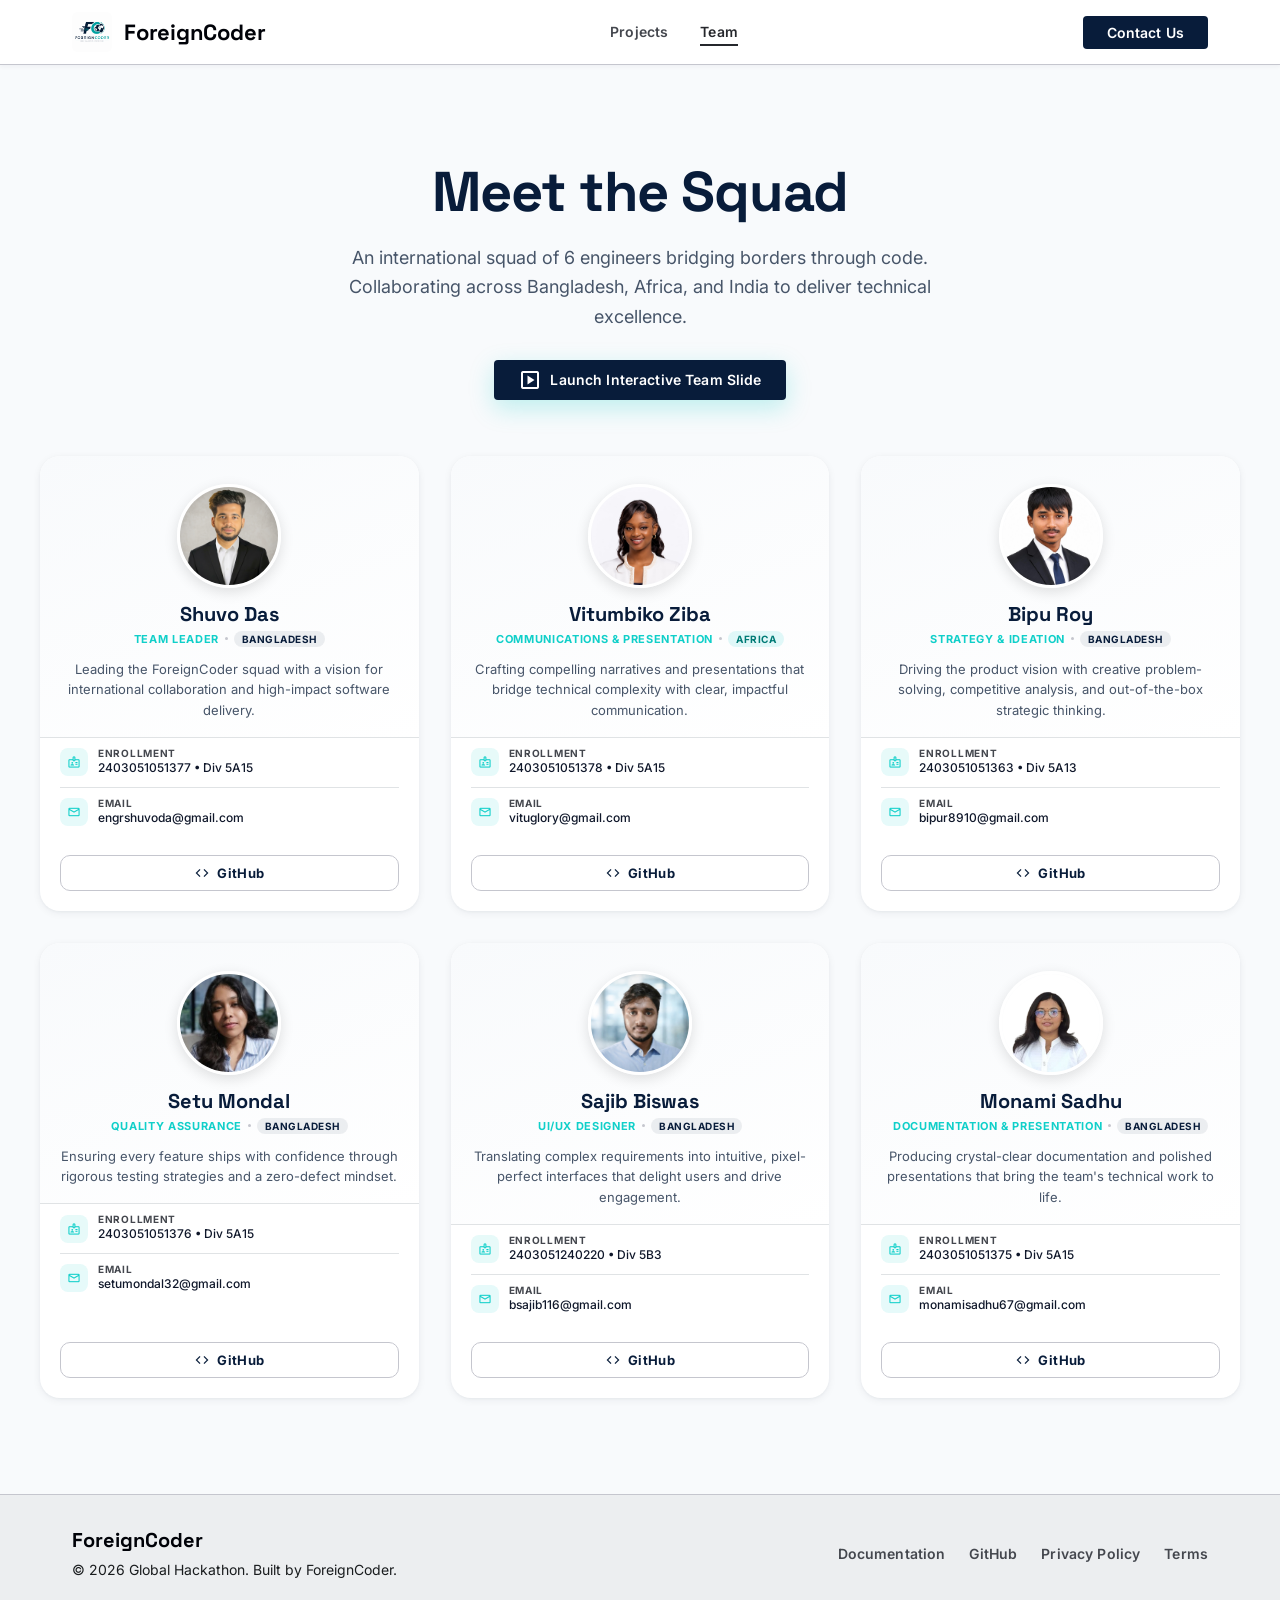
<file: index.html>
<!DOCTYPE html>
<html lang="en">
<head>
  <meta charset="utf-8"/>
  <meta content="width=device-width, initial-scale=1.0" name="viewport"/>
  <title>ForeignCoder - Team</title>
  <meta name="description" content="An international squad of 6 engineers bridging borders through code. Collaborating across Bangladesh, Africa, and India to deliver technical excellence."/>

  <!-- Favicon -->
  <link rel="icon" type="image/png" href="./img/logo/foreigncoder-logo.png"/>

  <!-- Google Fonts -->
  <link rel="preconnect" href="https://fonts.googleapis.com"/>
  <link rel="preconnect" href="https://fonts.gstatic.com" crossorigin/>
  <link href="https://fonts.googleapis.com/css2?family=Space+Grotesk:wght@600;700&family=Inter:wght@400;500;600&display=swap" rel="stylesheet"/>
  <link href="https://fonts.googleapis.com/css2?family=Material+Symbols+Outlined:wght,FILL@100..700,0..1&display=swap" rel="stylesheet"/>

  <style>
    /* =============================================
       RESET & BASE
    ============================================= */
    *, *::before, *::after { box-sizing: border-box; margin: 0; padding: 0; }
    html { scroll-behavior: smooth; }
    body {
      font-family: 'Inter', sans-serif;
      background-color: #f8fafc;
      color: #191c1e;
      min-height: 100vh;
      display: flex;
      flex-direction: column;
      -webkit-font-smoothing: antialiased;
    }
    img  { display: block; max-width: 100%; }
    a    { text-decoration: none; color: inherit; }
    button { cursor: pointer; border: none; font-family: inherit; }
    main { flex: 1; }

    /* =============================================
       CSS VARIABLES
    ============================================= */
    :root {
      --primary:              #000208;
      --primary-container:    #081c3a;
      --on-primary-container: #7485a8;
      --secondary:            #465e8e;
      --accent:               #10CFC9;
      --surface:              #ffffff;
      --surface-alt:          #f1f5f9;
      --surface-container:    #eceef0;
      --surface-high:         #e6e8ea;
      --surface-highest:      #e0e3e5;
      --on-surface:           #191c1e;
      --on-surface-var:       #44474e;
      --outline:              #75777e;
      --outline-var:          #c5c6ce;
      --text-main:            #0F172A;
      --text-muted:           #475569;
      --shadow-card:          0 4px 6px -1px rgba(8,28,58,0.05), 0 2px 4px -2px rgba(8,28,58,0.05);
      --shadow-card-hover:    0 12px 24px -4px rgba(8,28,58,0.12), 0 4px 8px -2px rgba(8,28,58,0.08);
    }

    /* =============================================
       TOPBAR
    ============================================= */
    .topbar {
      position: sticky;
      top: 0;
      z-index: 50;
      background: var(--surface);
      border-bottom: 1px solid var(--outline-var);
      box-shadow: 0 2px 4px rgba(8,28,58,0.04);
      width: 100%;
    }
    .topbar__inner {
      display: flex;
      align-items: center;
      justify-content: space-between;
      width: 100%;
      max-width: 1200px;
      margin: 0 auto;
      padding: 0 16px;
      height: 64px;
    }
    @media (min-width: 480px)  { .topbar__inner { padding: 0 20px; } }
    @media (min-width: 768px)  { .topbar__inner { padding: 0 24px; } }
    @media (min-width: 1200px) { .topbar__inner { padding: 0 32px; } }

    /* Brand */
    .topbar__brand {
      display: flex;
      align-items: center;
      gap: 12px;
    }
    .topbar__logo-img {
      height: 36px;
      width: auto;
      border-radius: 6px;
    }
    @media (min-width: 480px) { .topbar__logo-img { height: 40px; } }
    .topbar__name {
      font-family: 'Space Grotesk', sans-serif;
      font-size: 18px;
      font-weight: 700;
      color: var(--primary);
      letter-spacing: -0.01em;
    }
    @media (min-width: 480px) { .topbar__name { font-size: 22px; } }

    /* Desktop nav */
    .topbar__nav {
      display: none;
      gap: 32px;
    }
    .nav-link {
      font-size: 14px;
      font-weight: 600;
      letter-spacing: 0.01em;
      color: var(--on-surface-var);
      transition: color 200ms ease;
      padding: 4px 0;
    }
    .nav-link:hover { color: var(--primary-container); }
    .nav-link--active {
      color: var(--primary);
      border-bottom: 2px solid var(--primary);
      padding-bottom: 4px;
      opacity: 0.85;
    }

    /* CTA button */
    .btn-contact {
      background-color: var(--primary-container);
      color: #ffffff;
      font-size: 14px;
      font-weight: 600;
      letter-spacing: 0.01em;
      padding: 8px 24px;
      border-radius: 4px;
      transition: background-color 200ms ease, transform 150ms ease;
      display: none;
    }
    .btn-contact:hover  { background-color: #081C3A; }
    .btn-contact:active { transform: scale(0.97); }

    /* Mobile menu toggle */
    .topbar__menu-btn {
      display: flex;
      align-items: center;
      justify-content: center;
      background: transparent;
      color: var(--primary);
      padding: 8px;
      border-radius: 6px;
    }
    .topbar__menu-btn .material-symbols-outlined { font-size: 28px; }

    @media (min-width: 768px) {
      .topbar__nav      { display: flex; }
      .btn-contact      { display: block; }
      .topbar__menu-btn { display: none; }
    }

    /* =============================================
       MOBILE MENU OVERLAY
    ============================================= */
    .mobile-menu {
      position: fixed;
      inset: 0;
      background: var(--surface);
      z-index: 40;
      display: none;
      flex-direction: column;
      padding: 80px 24px 32px;
    }
    .mobile-menu.is-open { display: flex; }
    .mobile-menu__nav {
      display: flex;
      flex-direction: column;
      gap: 4px;
      margin-top: 16px;
    }
    .mobile-nav-link {
      display: flex;
      justify-content: space-between;
      align-items: center;
      font-family: 'Space Grotesk', sans-serif;
      font-size: 22px;
      font-weight: 600;
      color: var(--on-surface-var);
      padding: 14px 0;
      border-bottom: 1px solid var(--outline-var);
      transition: color 200ms ease;
    }
    .mobile-nav-link:hover    { color: var(--primary-container); }
    .mobile-nav-link.active   {
      color: var(--primary);
      border-bottom-color: var(--primary);
      border-bottom-width: 2px;
    }
    .mobile-menu__footer { margin-top: auto; padding-bottom: 16px; }
    .btn-contact-mobile {
      width: 100%;
      background-color: var(--primary-container);
      color: #ffffff;
      font-size: 16px;
      font-weight: 600;
      padding: 14px 24px;
      border-radius: 4px;
      transition: background-color 200ms ease;
    }
    .btn-contact-mobile:hover { background-color: #081C3A; }

    /* =============================================
       HERO / INTRO
    ============================================= */
    .team-hero {
      text-align: center;
      padding: 48px 16px 32px;
    }
    @media (min-width: 480px)  { .team-hero { padding: 60px 20px 40px; } }
    @media (min-width: 768px)  { .team-hero { padding: 80px 24px 48px; } }
    @media (min-width: 1024px) { .team-hero { padding: 96px 32px 56px; } }
    .team-hero__title {
      font-family: 'Space Grotesk', sans-serif;
      font-size: clamp(28px, 6vw, 56px);
      font-weight: 700;
      letter-spacing: -0.02em;
      line-height: 1.1;
      color: var(--primary-container);
      margin-bottom: 16px;
    }
    @media (min-width: 768px) { .team-hero__title { margin-bottom: 20px; } }
    .team-hero__subtitle {
      font-size: clamp(15px, 2.5vw, 18px);
      line-height: 1.65;
      color: var(--text-muted);
      max-width: 600px;
      margin: 0 auto;
    }

    /* =============================================
       TEAM GRID
    ============================================= */
    .team-section { padding: 0 12px 60px; }
    @media (min-width: 480px)  { .team-section { padding: 0 16px 70px; } }
    @media (min-width: 768px)  { .team-section { padding: 0 24px 80px; } }
    @media (min-width: 1200px) { .team-section { padding: 0 32px 96px; } }
    .team-grid {
      display: grid;
      grid-template-columns: 1fr;
      gap: 16px;
      max-width: 1200px;
      margin: 0 auto;
    }
    @media (min-width: 480px)  { .team-grid { gap: 20px; } }
    @media (min-width: 640px)  { .team-grid { grid-template-columns: repeat(2, 1fr); gap: 24px; } }
    @media (min-width: 1024px) { .team-grid { grid-template-columns: repeat(3, 1fr); gap: 28px; } }
    @media (min-width: 1280px) { .team-grid { gap: 32px; } }

    /* =============================================
       TEAM CARD — PREMIUM REDESIGN
    ============================================= */
    .team-card {
      background: var(--surface);
      border-radius: 20px;
      padding: 0;
      display: flex;
      flex-direction: column;
      align-items: stretch;
      text-align: center;
      box-shadow: 0 2px 8px rgba(8,28,58,0.06), 0 1px 3px rgba(8,28,58,0.04);
      transition: transform 320ms cubic-bezier(.22,1,.36,1), box-shadow 320ms ease;
      position: relative;
      overflow: hidden;
    }
    /* Teal accent top bar */
    .team-card::before {
      content: '';
      position: absolute;
      top: 0; left: 0; right: 0;
      height: 3px;
      background: linear-gradient(90deg, var(--accent), #06b6d4);
      opacity: 0;
      transition: opacity 300ms ease;
    }
    .team-card:hover::before { opacity: 1; }
    .team-card:hover {
      transform: translateY(-8px);
      box-shadow: 0 20px 40px rgba(8,28,58,0.12), 0 6px 12px rgba(8,28,58,0.07);
    }
    /* Outer border glow on hover */
    .team-card::after {
      content: '';
      position: absolute;
      inset: 0;
      border-radius: 20px;
      border: 1.5px solid transparent;
      transition: border-color 300ms ease;
      pointer-events: none;
    }
    .team-card:hover::after { border-color: rgba(16,207,201,0.2); }

    /* ---- Card top: avatar area ---- */
    .team-card__top {
      display: flex;
      flex-direction: column;
      align-items: center;
      padding: 28px 20px 16px;
      background: linear-gradient(160deg, #f8fafc 0%, #ffffff 100%);
      border-bottom: 1px solid var(--surface-highest);
    }

    /* Avatar with teal ring */
    .team-card__avatar-wrap {
      position: relative;
      margin-bottom: 14px;
    }
    .team-card__avatar-wrap::before {
      content: '';
      position: absolute;
      inset: -4px;
      border-radius: 50%;
      background: linear-gradient(135deg, var(--accent), #06b6d4, transparent 60%);
      opacity: 0;
      transition: opacity 300ms ease;
    }
    .team-card:hover .team-card__avatar-wrap::before { opacity: 1; }

    .team-card__avatar {
      width: 88px;
      height: 88px;
      border-radius: 50%;
      object-fit: cover;
      border: 3px solid var(--surface);
      box-shadow: 0 4px 14px rgba(0,0,0,0.12);
      transition: transform 300ms ease;
      position: relative;
      z-index: 1;
      display: block;
    }
    @media (min-width: 480px) { .team-card__avatar { width: 96px; height: 96px; } }
    @media (min-width: 768px) { .team-card__avatar { width: 104px; height: 104px; } }
    .team-card:hover .team-card__avatar { transform: scale(1.04); }

    .team-card__name {
      font-family: 'Space Grotesk', sans-serif;
      font-size: clamp(16px, 2vw, 20px);
      font-weight: 700;
      color: var(--primary-container);
      margin-bottom: 4px;
      line-height: 1.25;
    }

    /* Role + location row */
    .team-card__role-row {
      display: flex;
      align-items: center;
      justify-content: center;
      flex-wrap: wrap;
      gap: 6px;
      margin-bottom: 12px;
    }
    .team-card__role {
      display: inline-block;
      font-size: 11px;
      font-weight: 700;
      letter-spacing: 0.06em;
      text-transform: uppercase;
      color: var(--accent);
    }
    /* Dot separator */
    .team-card__role-sep {
      width: 3px; height: 3px;
      border-radius: 50%;
      background: var(--outline-var);
      flex-shrink: 0;
    }
    /* Country chip inline with role */
    .team-card__country {
      display: inline-flex;
      align-items: center;
      gap: 4px;
      font-size: 10px;
      font-weight: 700;
      letter-spacing: 0.05em;
      text-transform: uppercase;
      padding: 2px 8px;
      border-radius: 100px;
      background: rgba(8,28,58,0.07);
      color: var(--primary-container);
    }
    .team-card__country--africa {
      background: rgba(16,207,201,0.12);
      color: #007b76;
    }

    .team-card__bio {
      font-size: 13px;
      line-height: 1.6;
      color: var(--text-muted);
      margin: 0;
    }

    /* ---- Card bottom: info block ---- */
    .team-card__info {
      display: flex;
      flex-direction: column;
      gap: 0;
      padding: 0 20px 18px;
      flex: 1;
    }

    .team-card__info-item {
      display: flex;
      align-items: center;
      gap: 10px;
      padding: 10px 0;
      border-bottom: 1px solid var(--surface-highest);
      text-align: left;
    }
    .team-card__info-item:last-child { border-bottom: none; }

    .team-card__info-icon {
      width: 28px;
      height: 28px;
      border-radius: 8px;
      background: rgba(16,207,201,0.1);
      display: flex;
      align-items: center;
      justify-content: center;
      flex-shrink: 0;
    }
    .team-card__info-icon .material-symbols-outlined {
      font-size: 14px;
      color: var(--accent);
    }

    .team-card__info-text {
      display: flex;
      flex-direction: column;
      min-width: 0;
    }
    .team-card__info-label {
      font-size: 10px;
      font-weight: 700;
      letter-spacing: 0.07em;
      text-transform: uppercase;
      color: var(--on-surface-var);
      line-height: 1;
      margin-bottom: 2px;
    }
    .team-card__info-value {
      font-size: 12px;
      font-weight: 500;
      color: var(--text-main);
      word-break: break-all;
      line-height: 1.4;
    }

    /* GitHub button — full width outlined */
    .team-card__github {
      display: flex;
      align-items: center;
      justify-content: center;
      gap: 7px;
      font-size: 13px;
      font-weight: 700;
      letter-spacing: 0.03em;
      color: var(--primary-container);
      padding: 9px 16px;
      margin: 0 20px 20px;
      border-radius: 10px;
      border: 1.5px solid var(--outline-var);
      background: transparent;
      transition: color 200ms ease, border-color 200ms ease, background 200ms ease, transform 150ms ease;
    }
    .team-card__github .material-symbols-outlined { font-size: 16px; }
    .team-card__github:hover {
      color: var(--accent);
      border-color: var(--accent);
      background: rgba(16,207,201,0.06);
      transform: scale(1.02);
    }
    .team-card__github--disabled {
      opacity: 0.35;
      cursor: default;
      pointer-events: none;
    }

    /* Keep old meta classes harmless (no longer used in HTML) */
    .team-card__meta,
    .team-card__meta-row,
    .team-card__meta-label,
    .team-card__meta-value { display: none; }

    /* =============================================
       RESPONSIVE — MOBILE MENU FONT
    ============================================= */
    @media (max-width: 360px) {
      .mobile-nav-link { font-size: 18px; }
      .mobile-menu { padding: 72px 16px 24px; }
    }

    /* =============================================
       FOOTER
    ============================================= */
    .footer {
      background-color: var(--surface-container);
      border-top: 1px solid var(--outline-var);
      margin-top: auto;
    }
    .footer__inner {
      display: flex;
      flex-direction: column;
      gap: 16px;
      padding: 24px 16px;
      max-width: 1200px;
      margin: 0 auto;
      width: 100%;
    }
    @media (min-width: 480px) { .footer__inner { padding: 28px 20px; gap: 18px; } }
    @media (min-width: 768px) {
      .footer__inner {
        flex-direction: row;
        justify-content: space-between;
        align-items: center;
        padding: 32px 24px;
        gap: 20px;
      }
    }
    @media (min-width: 1200px) { .footer__inner { padding: 32px 32px; } }
    .footer__brand {
      font-family: 'Space Grotesk', sans-serif;
      font-size: 18px;
      font-weight: 700;
      color: var(--primary);
      display: block;
      margin-bottom: 4px;
    }
    @media (min-width: 768px) { .footer__brand { font-size: 20px; margin-bottom: 6px; } }
    .footer__copy { font-size: 13px; color: var(--on-surface); line-height: 1.5; }
    @media (min-width: 768px) { .footer__copy { font-size: 14px; } }
    .footer__nav  { display: flex; flex-wrap: wrap; gap: 16px; }
    @media (min-width: 480px) { .footer__nav { gap: 20px; } }
    @media (min-width: 768px) { .footer__nav { gap: 24px; } }
    .footer__link {
      font-size: 13px;
      font-weight: 600;
      letter-spacing: 0.01em;
      color: var(--on-surface-var);
      transition: color 200ms ease;
      border-radius: 4px;
      padding: 2px 0;
    }
    @media (min-width: 768px) { .footer__link { font-size: 14px; } }
    .footer__link:hover { color: var(--secondary); }
    .footer__link:focus { outline: 2px solid var(--accent); outline-offset: 2px; }

    /* =============================================
       SCROLL ANIMATION
    ============================================= */
    .reveal {
      opacity: 0;
      transform: translateY(28px);
      transition: opacity 0.5s ease, transform 0.5s ease;
    }
    .reveal.visible {
      opacity: 1;
      transform: translateY(0);
    }
  </style>
</head>
<body>

  <!-- TOP NAV -->
  <header class="topbar">
    <div class="topbar__inner">
      <div class="topbar__brand">
        <img
          class="topbar__logo-img"
          src="./img/logo/foreigncoder-logo.png"
          alt="ForeignCoder Logo"
        />
        <span class="topbar__name">ForeignCoder</span>
      </div>

      <nav class="topbar__nav" aria-label="Main navigation">
        <a href="./coming-soon.html" class="nav-link">Projects</a>
        <a href="#team" class="nav-link nav-link--active">Team</a>

      </nav>

      <a
        href="https://wa.me/919641700503?text=Hello%2C%20I%20hope%20you%27re%20doing%20well.%20I%20would%20like%20to%20learn%20more%20about%20your%20project%20and%20your%20team.%20I%20found%20your%20contact%20information%20through%20the%20ForeignCoder%20website%20and%20would%20appreciate%20the%20opportunity%20to%20connect.%20Thank%20you."
        target="_blank"
        rel="noopener noreferrer"
        class="btn-contact"
      >Contact Us</a>

      <button class="topbar__menu-btn" id="mobile-menu-btn" aria-label="Open menu" aria-expanded="false">
        <span class="material-symbols-outlined" id="menu-icon">menu</span>
      </button>
    </div>
  </header>

  <!-- MOBILE MENU -->
  <div class="mobile-menu" id="mobile-menu" role="dialog" aria-label="Navigation menu">
    <nav class="mobile-menu__nav">
      <a href="./coming-soon.html" class="mobile-nav-link">Projects<span class="material-symbols-outlined">arrow_forward</span></a>
      <a href="#team" class="mobile-nav-link active">Team<span class="material-symbols-outlined">arrow_forward</span></a>
    </nav>
    <div class="mobile-menu__footer">
      <a
        href="https://wa.me/919641700503?text=Hello%2C%20I%20hope%20you%27re%20doing%20well.%20I%20would%20like%20to%20learn%20more%20about%20your%20project%20and%20your%20team.%20I%20found%20your%20contact%20information%20through%20the%20ForeignCoder%20website%20and%20would%20appreciate%20the%20opportunity%20to%20connect.%20Thank%20you."
        target="_blank"
        rel="noopener noreferrer"
        class="btn-contact-mobile"
      >Contact Us</a>
    </div>
  </div>

  <!-- MAIN -->
  <main>

    <!-- Hero -->
    <section class="team-hero">
      <h1 class="team-hero__title reveal">Meet the Squad</h1>
      <p class="team-hero__subtitle reveal" style="transition-delay:0.1s">
        An international squad of 6 engineers bridging borders through code. Collaborating across Bangladesh, Africa, and India to deliver technical excellence.
      </p>
      <div class="reveal" style="transition-delay:0.15s; margin-top: 28px;">
        <a href="./animation teamview/index.html" class="btn-contact" style="display:inline-flex; align-items:center; gap:8px; text-decoration:none; box-shadow: 0 8px 24px rgba(16,207,201,0.25);">
          <span class="material-symbols-outlined">slideshow</span>
          Launch Interactive Team Slide
        </a>
      </div>
    </section>

    <!-- Team Grid -->
    <section class="team-section" id="team">
      <div class="team-grid">

        <!-- 1. Shuvo Das — Team Leader -->
        <div class="team-card reveal">
          <div class="team-card__top">
            <div class="team-card__avatar-wrap">
              <img class="team-card__avatar" src="img/team/Shuvo Das.png" alt="Shuvo Das" onerror="this.src='https://ui-avatars.com/api/?name=Shuvo+Das&size=200&background=081c3a&color=10CFC9&bold=true'"/>
            </div>
            <h3 class="team-card__name">Shuvo Das</h3>
            <div class="team-card__role-row">
              <span class="team-card__role">Team Leader</span>
              <span class="team-card__role-sep"></span>
              <span class="team-card__country">Bangladesh</span>
            </div>
            <p class="team-card__bio">Leading the ForeignCoder squad with a vision for international collaboration and high-impact software delivery.</p>
          </div>
          <div class="team-card__info">
            <div class="team-card__info-item">
              <div class="team-card__info-icon"><span class="material-symbols-outlined">badge</span></div>
              <div class="team-card__info-text">
                <span class="team-card__info-label">Enrollment</span>
                <span class="team-card__info-value">2403051051377 &bull; Div 5A15</span>
              </div>
            </div>
            <div class="team-card__info-item">
              <div class="team-card__info-icon"><span class="material-symbols-outlined">mail</span></div>
              <div class="team-card__info-text">
                <span class="team-card__info-label">Email</span>
                <span class="team-card__info-value">engrshuvoda@gmail.com</span>
              </div>
            </div>
          </div>
          <a href="https://github.com/engrshuvodas" target="_blank" rel="noopener" class="team-card__github">
            <span class="material-symbols-outlined">code</span> GitHub
          </a>
        </div>

        <!-- 2. Vitumbiko Ziba — Communications & Presentation -->
        <div class="team-card reveal" style="transition-delay:0.08s">
          <div class="team-card__top">
            <div class="team-card__avatar-wrap">
              <img class="team-card__avatar" src="img/team/Vitumbiko Ziba.jpeg" alt="Vitumbiko Ziba" onerror="this.src='https://ui-avatars.com/api/?name=Vitumbiko+Ziba&size=200&background=081c3a&color=10CFC9&bold=true'"/>
            </div>
            <h3 class="team-card__name">Vitumbiko Ziba</h3>
            <div class="team-card__role-row">
              <span class="team-card__role">Communications &amp; Presentation</span>
              <span class="team-card__role-sep"></span>
              <span class="team-card__country team-card__country--africa">Africa</span>
            </div>
            <p class="team-card__bio">Crafting compelling narratives and presentations that bridge technical complexity with clear, impactful communication.</p>
          </div>
          <div class="team-card__info">
            <div class="team-card__info-item">
              <div class="team-card__info-icon"><span class="material-symbols-outlined">badge</span></div>
              <div class="team-card__info-text">
                <span class="team-card__info-label">Enrollment</span>
                <span class="team-card__info-value">2403051051378 &bull; Div 5A15</span>
              </div>
            </div>
            <div class="team-card__info-item">
              <div class="team-card__info-icon"><span class="material-symbols-outlined">mail</span></div>
              <div class="team-card__info-text">
                <span class="team-card__info-label">Email</span>
                <span class="team-card__info-value">vituglory@gmail.com</span>
              </div>
            </div>
          </div>
          <a href="https://github.com/vituzi" target="_blank" rel="noopener" class="team-card__github">
            <span class="material-symbols-outlined">code</span> GitHub
          </a>
        </div>

        <!-- 3. Bipu Roy — Strategy & Ideation -->
        <div class="team-card reveal" style="transition-delay:0.04s">
          <div class="team-card__top">
            <div class="team-card__avatar-wrap">
              <img class="team-card__avatar" src="img/team/bipu.jpeg" alt="Bipu Roy" onerror="this.src='https://ui-avatars.com/api/?name=Bipu+Roy&size=200&background=081c3a&color=10CFC9&bold=true'"/>
            </div>
            <h3 class="team-card__name">Bipu Roy</h3>
            <div class="team-card__role-row">
              <span class="team-card__role">Strategy &amp; Ideation</span>
              <span class="team-card__role-sep"></span>
              <span class="team-card__country">Bangladesh</span>
            </div>
            <p class="team-card__bio">Driving the product vision with creative problem-solving, competitive analysis, and out-of-the-box strategic thinking.</p>
          </div>
          <div class="team-card__info">
            <div class="team-card__info-item">
              <div class="team-card__info-icon"><span class="material-symbols-outlined">badge</span></div>
              <div class="team-card__info-text">
                <span class="team-card__info-label">Enrollment</span>
                <span class="team-card__info-value">2403051051363 &bull; Div 5A13</span>
              </div>
            </div>
            <div class="team-card__info-item">
              <div class="team-card__info-icon"><span class="material-symbols-outlined">mail</span></div>
              <div class="team-card__info-text">
                <span class="team-card__info-label">Email</span>
                <span class="team-card__info-value">bipur8910@gmail.com</span>
              </div>
            </div>
          </div>
          <a href="https://github.com/BipuRoy" target="_blank" rel="noopener" class="team-card__github">
            <span class="material-symbols-outlined">code</span> GitHub
          </a>
        </div>

        <!-- 4. Setu Mondal — Quality Assurance Tester -->
        <div class="team-card reveal" style="transition-delay:0.16s">
          <div class="team-card__top">
            <div class="team-card__avatar-wrap">
              <img class="team-card__avatar" src="img/team/Setu Mondol.jpeg" alt="Setu Mondal" onerror="this.src='https://ui-avatars.com/api/?name=Setu+Mondal&size=200&background=081c3a&color=10CFC9&bold=true'"/>
            </div>
            <h3 class="team-card__name">Setu Mondal</h3>
            <div class="team-card__role-row">
              <span class="team-card__role">Quality Assurance</span>
              <span class="team-card__role-sep"></span>
              <span class="team-card__country">Bangladesh</span>
            </div>
            <p class="team-card__bio">Ensuring every feature ships with confidence through rigorous testing strategies and a zero-defect mindset.</p>
          </div>
          <div class="team-card__info">
            <div class="team-card__info-item">
              <div class="team-card__info-icon"><span class="material-symbols-outlined">badge</span></div>
              <div class="team-card__info-text">
                <span class="team-card__info-label">Enrollment</span>
                <span class="team-card__info-value">2403051051376 &bull; Div 5A15</span>
              </div>
            </div>
            <div class="team-card__info-item">
              <div class="team-card__info-icon"><span class="material-symbols-outlined">mail</span></div>
              <div class="team-card__info-text">
                <span class="team-card__info-label">Email</span>
                <span class="team-card__info-value">setumondal32@gmail.com</span>
              </div>
            </div>
          </div>
          <a href="https://github.com/setucloud" target="_blank" rel="noopener" class="team-card__github">
            <span class="material-symbols-outlined">code</span> GitHub
          </a>
        </div>

        <!-- 5. Sajib Biswas — UI/UX Designer -->
        <div class="team-card reveal" style="transition-delay:0.12s">
          <div class="team-card__top">
            <div class="team-card__avatar-wrap">
              <img class="team-card__avatar" src="img/team/Sajib biswas.png" alt="Sajib Biswas" onerror="this.src='https://ui-avatars.com/api/?name=Sajib+Biswas&size=200&background=081c3a&color=10CFC9&bold=true'"/>
            </div>
            <h3 class="team-card__name">Sajib Biswas</h3>
            <div class="team-card__role-row">
              <span class="team-card__role">UI/UX Designer</span>
              <span class="team-card__role-sep"></span>
              <span class="team-card__country">Bangladesh</span>
            </div>
            <p class="team-card__bio">Translating complex requirements into intuitive, pixel-perfect interfaces that delight users and drive engagement.</p>
          </div>
          <div class="team-card__info">
            <div class="team-card__info-item">
              <div class="team-card__info-icon"><span class="material-symbols-outlined">badge</span></div>
              <div class="team-card__info-text">
                <span class="team-card__info-label">Enrollment</span>
                <span class="team-card__info-value">2403051240220 &bull; Div 5B3</span>
              </div>
            </div>
            <div class="team-card__info-item">
              <div class="team-card__info-icon"><span class="material-symbols-outlined">mail</span></div>
              <div class="team-card__info-text">
                <span class="team-card__info-label">Email</span>
                <span class="team-card__info-value">bsajib116@gmail.com</span>
              </div>
            </div>
          </div>
          <a href="https://github.com/mrsajib07" target="_blank" rel="noopener" class="team-card__github">
            <span class="material-symbols-outlined">code</span> GitHub
          </a>
        </div>

        <!-- 6. Monami Sadhu — Documentation & Presentation -->
        <div class="team-card reveal" style="transition-delay:0.2s">
          <div class="team-card__top">
            <div class="team-card__avatar-wrap">
              <img class="team-card__avatar" src="img/team/Monami .png" alt="Monami Sadhu" onerror="this.src='https://ui-avatars.com/api/?name=Monami+Sadhu&size=200&background=081c3a&color=10CFC9&bold=true'"/>
            </div>
            <h3 class="team-card__name">Monami Sadhu</h3>
            <div class="team-card__role-row">
              <span class="team-card__role">Documentation &amp; Presentation</span>
              <span class="team-card__role-sep"></span>
              <span class="team-card__country">Bangladesh</span>
            </div>
            <p class="team-card__bio">Producing crystal-clear documentation and polished presentations that bring the team's technical work to life.</p>
          </div>
          <div class="team-card__info">
            <div class="team-card__info-item">
              <div class="team-card__info-icon"><span class="material-symbols-outlined">badge</span></div>
              <div class="team-card__info-text">
                <span class="team-card__info-label">Enrollment</span>
                <span class="team-card__info-value">2403051051375 &bull; Div 5A15</span>
              </div>
            </div>
            <div class="team-card__info-item">
              <div class="team-card__info-icon"><span class="material-symbols-outlined">mail</span></div>
              <div class="team-card__info-text">
                <span class="team-card__info-label">Email</span>
                <span class="team-card__info-value">monamisadhu67@gmail.com</span>
              </div>
            </div>
          </div>
          <a href="https://github.com/monami2005" target="_blank" rel="noopener" class="team-card__github">
            <span class="material-symbols-outlined">code</span> GitHub
          </a>
        </div>

      </div>
    </section>


  </main>

  <!-- FOOTER -->
  <footer class="footer">
    <div class="footer__inner">
      <div>
        <span class="footer__brand">ForeignCoder</span>
        <p class="footer__copy">© 2026 Global Hackathon. Built by ForeignCoder.</p>
      </div>
      <nav class="footer__nav" aria-label="Footer navigation">
        <a href="./coming-soon.html" class="footer__link">Documentation</a>
        <a href="#" class="footer__link">GitHub</a>
        <a href="#" class="footer__link">Privacy Policy</a>
        <a href="#" class="footer__link">Terms</a>
      </nav>
    </div>
  </footer>

  <script>
    /* ---- Mobile Menu ---- */
    const menuBtn    = document.getElementById('mobile-menu-btn');
    const mobileMenu = document.getElementById('mobile-menu');
    const menuIcon   = document.getElementById('menu-icon');

    function openMenu() {
      mobileMenu.classList.add('is-open');
      menuIcon.textContent = 'close';
      document.body.style.overflow = 'hidden';
      menuBtn.setAttribute('aria-expanded', 'true');
    }
    function closeMenu() {
      mobileMenu.classList.remove('is-open');
      menuIcon.textContent = 'menu';
      document.body.style.overflow = '';
      menuBtn.setAttribute('aria-expanded', 'false');
    }
    menuBtn.addEventListener('click', () => {
      mobileMenu.classList.contains('is-open') ? closeMenu() : openMenu();
    });
    mobileMenu.querySelectorAll('a').forEach(link => link.addEventListener('click', closeMenu));

    /* ---- Scroll-reveal ---- */
    const observer = new IntersectionObserver((entries) => {
      entries.forEach(entry => {
        if (entry.isIntersecting) {
          entry.target.classList.add('visible');
          observer.unobserve(entry.target);
        }
      });
    }, { threshold: 0.12 });
    document.querySelectorAll('.reveal').forEach(el => observer.observe(el));
  </script>

</body>
</html>
</file>
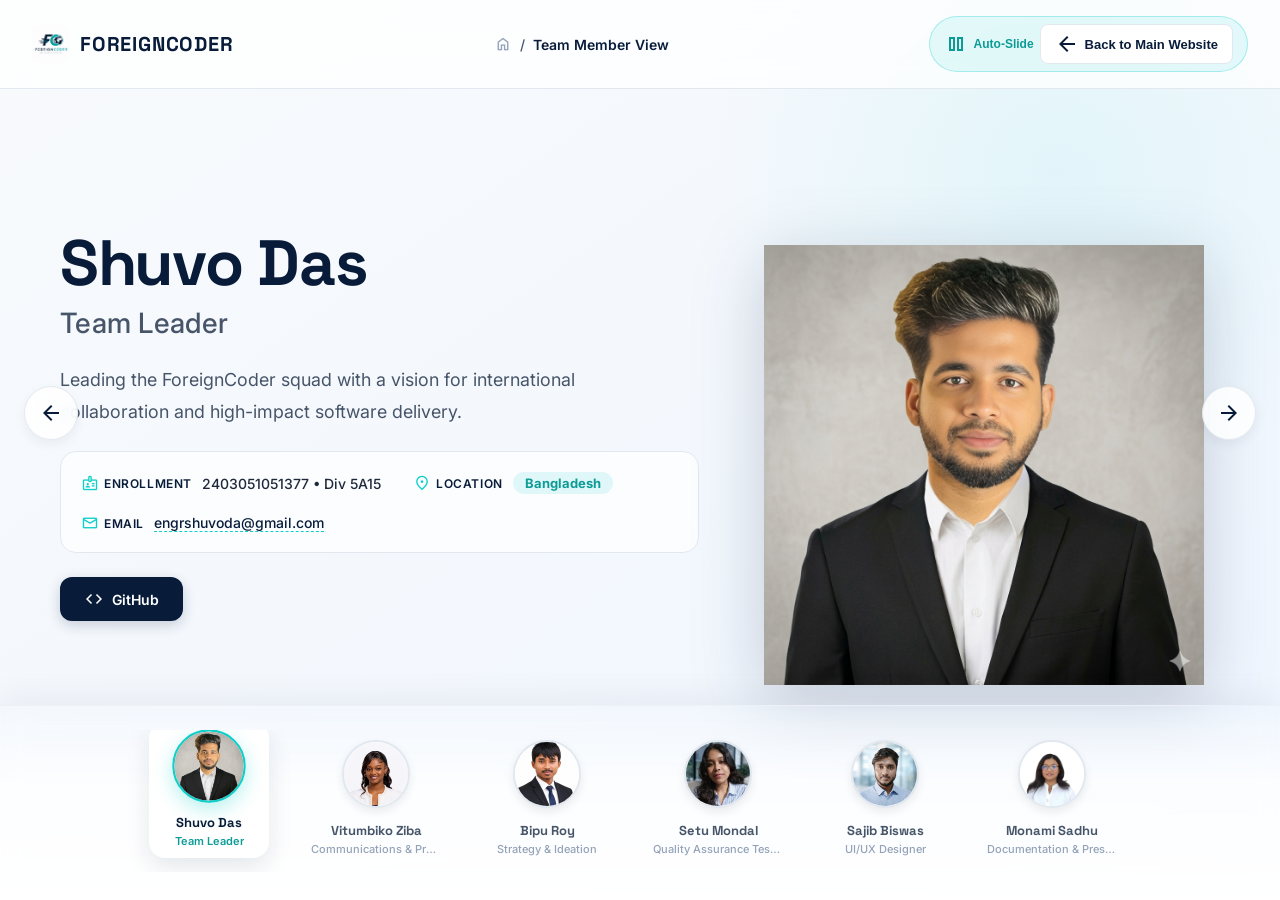
<file: animation teamview/index.html>
<!DOCTYPE html>
<html lang="en">
<head>
  <meta charset="UTF-8" />
  <meta name="viewport" content="width=device-width, initial-scale=1.0" />
  <title>ForeignCoder — Management & Team Showcase</title>
  <meta name="description" content="ForeignCoder Team Member Showcase — Interactive Animated Presentation Slide" />

  <!-- Favicon -->
  <link rel="icon" type="image/png" href="../img/logo/foreigncoder-logo.png" />

  <!-- Google Fonts -->
  <link rel="preconnect" href="https://fonts.googleapis.com" />
  <link rel="preconnect" href="https://fonts.gstatic.com" crossorigin />
  <link href="https://fonts.googleapis.com/css2?family=Space+Grotesk:wght@500;600;700&family=Inter:wght@400;500;600&display=swap" rel="stylesheet" />
  <link href="https://fonts.googleapis.com/css2?family=Material+Symbols+Outlined:wght,FILL@100..700,0..1&display=swap" rel="stylesheet" />

  <!-- Custom CSS -->
  <link rel="stylesheet" href="style.css" />
</head>
<body>

  <!-- Top Minimal Header / Breadcrumb -->
  <header class="top-header">
    <a href="../index.html" class="brand-link">
      <img src="../img/logo/foreigncoder-logo.png" alt="ForeignCoder Logo" class="brand-logo" />
      <span class="brand-name">FOREIGNCODER</span>
    </a>
    <div class="breadcrumb">
      <span class="material-symbols-outlined icon-home">home</span>
      <span class="sep">/</span>
      <span class="current">Team Member View</span>
    </div>
    <div class="header-controls">
      <button id="toggle-play" class="btn-control" title="Pause / Play Slide">
        <span class="material-symbols-outlined" id="play-icon">pause</span>
        <span class="btn-text">Auto-Slide</span>
      <a href="../index.html" class="btn-back" title="Back to Main Website">
        <span class="material-symbols-outlined">arrow_back</span>
        <span>Back <span class="hide-mobile">to Main Website</span></span>
      </a>
    </div>
  </header>

  <!-- Main Showcase Container -->
  <main class="showcase-container">

    <!-- Left Arrow -->
    <button class="nav-arrow nav-arrow--left" id="btn-prev" aria-label="Previous Team Member">
      <span class="material-symbols-outlined">arrow_back</span>
    </button>

    <!-- Right Arrow -->
    <button class="nav-arrow nav-arrow--right" id="btn-next" aria-label="Next Team Member">
      <span class="material-symbols-outlined">arrow_forward</span>
    </button>

    <!-- Slide Content Box -->
    <div class="slide-content">
      
      <!-- Left Column: Information & Bio -->
      <div class="slide-info">
        <div class="member-header">
          <h1 id="member-name" class="member-name">Shuvo Das</h1>
          <h2 id="member-role" class="member-role">Team Leader</h2>
        </div>

        <p id="member-bio" class="member-bio">
          Leading the ForeignCoder squad with a vision for international collaboration and high-impact software delivery.
        </p>

        <!-- Detailed Metadata Section -->
        <div class="member-details">
          <div class="detail-row">
            <span class="detail-label"><span class="material-symbols-outlined">badge</span> Enrollment</span>
            <span id="member-enroll" class="detail-value">2403051051377 • Div 5A15</span>
          </div>
          <div class="detail-row">
            <span class="detail-label"><span class="material-symbols-outlined">location_on</span> Location</span>
            <span id="member-location" class="detail-value detail-value--chip">Bangladesh</span>
          </div>
          <div class="detail-row">
            <span class="detail-label"><span class="material-symbols-outlined">mail</span> Email</span>
            <a id="member-email" href="mailto:engrshuvoda@gmail.com" class="detail-link">engrshuvoda@gmail.com</a>
          </div>
        </div>

        <!-- Action Buttons -->
        <div class="member-actions">
          <a id="member-github" href="https://github.com/engrshuvodas" target="_blank" rel="noopener" class="btn-action btn-github">
            <span class="material-symbols-outlined">code</span> GitHub
          </a>
        </div>
      </div>

      <!-- Right Column: Member Photo Display -->
      <div class="slide-visual">
        <div class="photo-container">
          <img id="member-photo" src="../img/team/Shuvo Das.png" alt="Shuvo Das" class="member-photo" />
        </div>
      </div>

    </div>

    <!-- Bottom Thumbnail Navigation Bar -->
    <footer class="thumbnail-bar">
      <div class="thumbnail-list" id="thumbnail-list">
        <!-- JS dynamically populates the 6 member thumbnails here -->
      </div>
    </footer>

  </main>

  <!-- Custom Script -->
  <script src="script.js"></script>
</body>
</html>
</file>
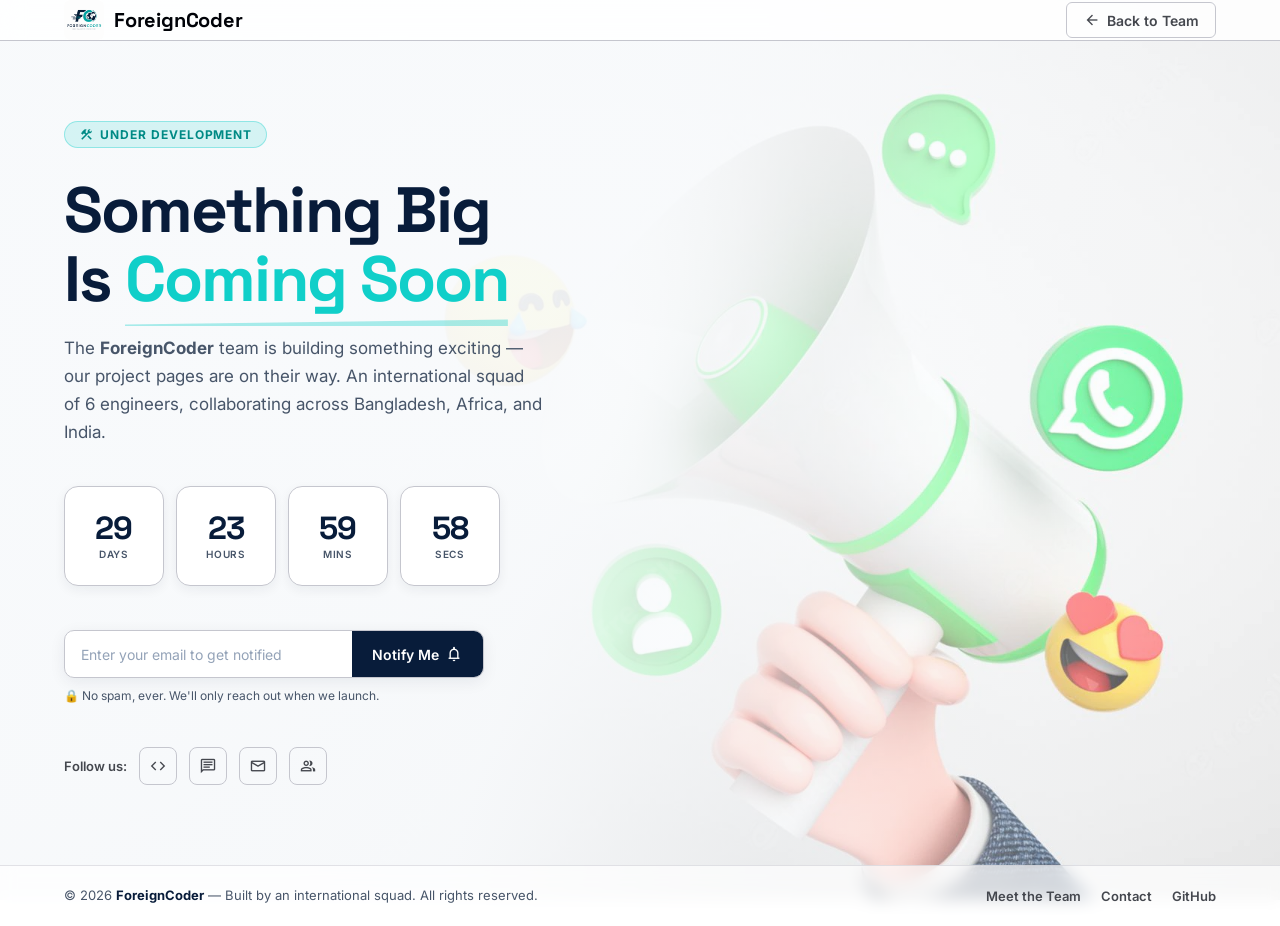
<file: coming-soon.html>
<!DOCTYPE html>
<html lang="en">
<head>
  <meta charset="utf-8"/>
  <meta name="viewport" content="width=device-width, initial-scale=1.0"/>
  <title>ForeignCoder — Something Big Is Coming</title>
  <meta name="description" content="ForeignCoder is an international student engineering squad. Our projects are coming soon — stay tuned!"/>

  <!-- Favicon -->
  <link rel="icon" type="image/png" href="./img/logo/foreigncoder-logo.png"/>

  <link rel="preconnect" href="https://fonts.googleapis.com"/>
  <link rel="preconnect" href="https://fonts.gstatic.com" crossorigin/>
  <link href="https://fonts.googleapis.com/css2?family=Space+Grotesk:wght@600;700&family=Inter:wght@400;500;600&display=swap" rel="stylesheet"/>
  <link href="https://fonts.googleapis.com/css2?family=Material+Symbols+Outlined:wght,FILL@100..700,0..1&display=swap" rel="stylesheet"/>

  <style>
    /* =============================================
       RESET & BASE
    ============================================= */
    *, *::before, *::after { box-sizing: border-box; margin: 0; padding: 0; }
    html, body { height: 100%; }
    body {
      font-family: 'Inter', sans-serif;
      -webkit-font-smoothing: antialiased;
      min-height: 100vh;
      display: flex;
      flex-direction: column;
      overflow-x: hidden;
    }
    a { text-decoration: none; color: inherit; }
    button { cursor: pointer; border: none; font-family: inherit; }

    /* =============================================
       DESIGN TOKENS (matching index.html theme)
    ============================================= */
    :root {
      --primary:           #000208;
      --primary-container: #081c3a;
      --accent:            #10CFC9;
      --accent-soft:       rgba(16, 207, 201, 0.15);
      --surface:           #ffffff;
      --surface-alt:       #f1f5f9;
      --on-surface-var:    #44474e;
      --outline-var:       #c5c6ce;
      --text-muted:        #475569;
      --text-main:         #0F172A;
    }

    /* =============================================
       FULL-PAGE LAYOUT
    ============================================= */
    .page-wrapper {
      position: relative;
      min-height: 100vh;
      display: flex;
      flex-direction: column;
    }

    /* Background image layer */
    .bg-layer {
      position: fixed;
      inset: 0;
      z-index: 0;
      background-image: url('img/bg/wa.jpg');
      background-size: cover;
      background-position: center right;
      background-repeat: no-repeat;
    }
    /* Mobile: heavier overlay so text is always readable on small screens */
    .bg-layer::after {
      content: '';
      position: absolute;
      inset: 0;
      background: linear-gradient(
        105deg,
        rgba(248,250,252,0.98) 0%,
        rgba(248,250,252,0.97) 60%,
        rgba(248,250,252,0.80) 80%,
        rgba(248,250,252,0.30) 100%
      );
    }
    @media (min-width: 640px) {
      .bg-layer::after {
        background: linear-gradient(
          105deg,
          rgba(248,250,252,0.97) 0%,
          rgba(248,250,252,0.93) 45%,
          rgba(248,250,252,0.55) 70%,
          rgba(248,250,252,0.10) 100%
        );
      }
    }

    /* All content sits above bg */
    .topbar, main, .footer { position: relative; z-index: 1; }

    /* =============================================
       TOPBAR
    ============================================= */
    .topbar {
      display: flex;
      align-items: center;
      justify-content: space-between;
      padding: 0 16px;
      height: 56px;
      background: rgba(255,255,255,0.85);
      backdrop-filter: blur(12px);
      border-bottom: 1px solid var(--outline-var);
    }
    @media (min-width: 480px) { .topbar { padding: 0 20px; height: 60px; } }
    @media (min-width: 768px) { .topbar { padding: 0 40px; height: 64px; } }
    @media (min-width: 1024px){ .topbar { padding: 0 64px; } }

    .topbar__brand {
      display: flex;
      align-items: center;
      gap: 8px;
      font-family: 'Space Grotesk', sans-serif;
      font-size: 16px;
      font-weight: 700;
      color: var(--primary);
      letter-spacing: -0.01em;
    }
    @media (min-width: 480px) { .topbar__brand { font-size: 18px; gap: 10px; } }
    @media (min-width: 768px) { .topbar__brand { font-size: 20px; gap: 10px; } }

    .topbar__logo-img {
      height: 36px;
      width: auto;
      border-radius: 6px;
    }
    @media (min-width: 480px) { .topbar__logo-img { height: 40px; } }

    .topbar__back {
      display: inline-flex;
      align-items: center;
      gap: 4px;
      font-size: 12px;
      font-weight: 600;
      color: var(--on-surface-var);
      padding: 6px 12px;
      border-radius: 6px;
      border: 1px solid var(--outline-var);
      transition: color 200ms, border-color 200ms, background 200ms;
      white-space: nowrap;
    }
    @media (min-width: 480px) { .topbar__back { font-size: 13px; padding: 7px 14px; gap: 5px; } }
    @media (min-width: 768px) { .topbar__back { font-size: 14px; padding: 8px 16px; gap: 6px; } }
    .topbar__back:hover {
      color: var(--primary-container);
      border-color: var(--primary-container);
      background: rgba(8,28,58,0.04);
    }
    .topbar__back .material-symbols-outlined { font-size: 16px; }
    @media (min-width: 480px) { .topbar__back .material-symbols-outlined { font-size: 18px; } }

    /* =============================================
       HERO CONTENT
    ============================================= */
    main {
      flex: 1;
      display: flex;
      align-items: center;
      padding: 32px 16px 60px;
    }
    @media (min-width: 480px) { main { padding: 40px 20px 70px; } }
    @media (min-width: 768px) { main { padding: 60px 40px 80px; } }
    @media (min-width: 1024px){ main { padding: 80px 64px 80px; } }

    .hero {
      max-width: 600px;
      width: 100%;
    }

    /* Badge */
    .badge {
      display: inline-flex;
      align-items: center;
      gap: 6px;
      background: var(--accent-soft);
      border: 1px solid rgba(16,207,201,0.35);
      color: #008a85;
      font-size: 11px;
      font-weight: 700;
      letter-spacing: 0.08em;
      text-transform: uppercase;
      padding: 5px 12px;
      border-radius: 100px;
      margin-bottom: 20px;
    }
    @media (min-width: 480px) { .badge { font-size: 12px; padding: 5px 14px; margin-bottom: 24px; } }
    @media (min-width: 768px) { .badge { margin-bottom: 28px; } }
    .badge .material-symbols-outlined { font-size: 14px; }
    @media (min-width: 480px) { .badge .material-symbols-outlined { font-size: 15px; } }

    /* Headline */
    .hero__title {
      font-family: 'Space Grotesk', sans-serif;
      font-size: clamp(28px, 7vw, 64px);
      font-weight: 700;
      line-height: 1.08;
      letter-spacing: -0.03em;
      color: var(--primary-container);
      margin-bottom: 16px;
    }
    @media (min-width: 768px) { .hero__title { margin-bottom: 20px; } }
    .hero__title .highlight {
      color: var(--accent);
      position: relative;
      white-space: nowrap;
    }
    /* teal underline SVG */
    .hero__title .highlight svg {
      position: absolute;
      bottom: -6px;
      left: 0;
      width: 100%;
      height: 8px;
      color: var(--accent);
    }

    /* Subtitle */
    .hero__subtitle {
      font-size: clamp(14px, 2.5vw, 17px);
      line-height: 1.65;
      color: var(--text-muted);
      margin-bottom: 32px;
      max-width: 480px;
    }
    @media (min-width: 768px) { .hero__subtitle { margin-bottom: 40px; } }

    /* =============================================
       COUNTDOWN
    ============================================= */
    .countdown {
      display: flex;
      gap: 8px;
      margin-bottom: 32px;
      flex-wrap: wrap;
    }
    @media (min-width: 360px) { .countdown { gap: 10px; } }
    @media (min-width: 480px) { .countdown { gap: 12px; margin-bottom: 40px; } }
    @media (min-width: 768px) { .countdown { margin-bottom: 44px; } }

    .countdown__box {
      display: flex;
      flex-direction: column;
      align-items: center;
      justify-content: center;
      background: var(--surface);
      border: 1.5px solid var(--outline-var);
      border-radius: 12px;
      width: 64px;
      height: 64px;
      box-shadow: 0 4px 12px rgba(8,28,58,0.06);
      transition: border-color 300ms, transform 300ms;
      position: relative;
      overflow: hidden;
      flex-shrink: 0;
    }
    @media (min-width: 360px) { .countdown__box { width: 70px; height: 70px; } }
    @media (min-width: 480px) { .countdown__box { width: 78px; height: 78px; border-radius: 14px; } }
    @media (min-width: 768px) { .countdown__box { width: 90px; height: 90px; } }
    @media (min-width: 1024px){ .countdown__box { width: 100px; height: 100px; } }
    .countdown__box::before {
      content: '';
      position: absolute;
      bottom: 0; left: 0; right: 0;
      height: 3px;
      background: var(--accent);
      transform: scaleX(0);
      transform-origin: left;
      transition: transform 300ms ease;
    }
    .countdown__box:hover {
      border-color: var(--accent);
      transform: translateY(-3px);
    }
    .countdown__box:hover::before { transform: scaleX(1); }

    .countdown__num {
      font-family: 'Space Grotesk', sans-serif;
      font-size: 20px;
      font-weight: 700;
      color: var(--primary-container);
      line-height: 1;
      letter-spacing: -0.02em;
    }
    @media (min-width: 360px) { .countdown__num { font-size: 22px; } }
    @media (min-width: 480px) { .countdown__num { font-size: 24px; } }
    @media (min-width: 768px) { .countdown__num { font-size: 28px; } }
    @media (min-width: 1024px){ .countdown__num { font-size: 32px; } }
    .countdown__label {
      font-size: 9px;
      font-weight: 600;
      letter-spacing: 0.08em;
      text-transform: uppercase;
      color: var(--text-muted);
      margin-top: 4px;
    }
    @media (min-width: 480px) { .countdown__label { font-size: 10px; } }

    /* =============================================
       NOTIFY FORM
    ============================================= */
    .notify-form {
      display: flex;
      gap: 0;
      max-width: 100%;
      border: 1.5px solid var(--outline-var);
      border-radius: 10px;
      overflow: hidden;
      background: var(--surface);
      box-shadow: 0 4px 16px rgba(8,28,58,0.07);
      transition: border-color 300ms, box-shadow 300ms;
    }
    @media (min-width: 480px) { .notify-form { max-width: 420px; } }
    .notify-form:focus-within {
      border-color: var(--accent);
      box-shadow: 0 0 0 3px rgba(16,207,201,0.15), 0 4px 16px rgba(8,28,58,0.07);
    }
    .notify-form__input {
      flex: 1;
      border: none;
      outline: none;
      padding: 12px 14px;
      font-family: 'Inter', sans-serif;
      font-size: 13px;
      color: var(--text-main);
      background: transparent;
      min-width: 0;
    }
    @media (min-width: 480px) { .notify-form__input { padding: 14px 16px; font-size: 14px; } }
    .notify-form__input::placeholder { color: #94a3b8; }

    .notify-form__btn {
      background: var(--primary-container);
      color: #fff;
      font-size: 13px;
      font-weight: 600;
      padding: 12px 14px;
      white-space: nowrap;
      display: flex;
      align-items: center;
      gap: 5px;
      flex-shrink: 0;
      transition: background 200ms, transform 150ms;
    }
    @media (min-width: 480px) { .notify-form__btn { font-size: 14px; padding: 14px 20px; gap: 6px; } }
    .notify-form__btn:hover   { background: #0a2347; }
    .notify-form__btn:active  { transform: scale(0.97); }
    .notify-form__btn .material-symbols-outlined { font-size: 16px; }
    @media (min-width: 480px) { .notify-form__btn .material-symbols-outlined { font-size: 18px; } }

    .notify-hint {
      margin-top: 10px;
      font-size: 12px;
      color: var(--text-muted);
    }

    /* =============================================
       SOCIAL LINKS
    ============================================= */
    .social-row {
      display: flex;
      align-items: center;
      gap: 10px;
      margin-top: 32px;
      flex-wrap: wrap;
    }
    @media (min-width: 480px) { .social-row { gap: 12px; margin-top: 40px; } }
    @media (min-width: 768px) { .social-row { margin-top: 44px; } }
    .social-row__label {
      font-size: 12px;
      font-weight: 600;
      color: var(--on-surface-var);
    }
    @media (min-width: 480px) { .social-row__label { font-size: 13px; } }
    .social-link {
      display: inline-flex;
      align-items: center;
      justify-content: center;
      width: 34px;
      height: 34px;
      border-radius: 8px;
      border: 1.5px solid var(--outline-var);
      color: var(--on-surface-var);
      font-size: 13px;
      font-weight: 700;
      transition: color 200ms, border-color 200ms, background 200ms, transform 200ms;
    }
    @media (min-width: 480px) { .social-link { width: 38px; height: 38px; } }
    .social-link:hover {
      color: var(--accent);
      border-color: var(--accent);
      background: var(--accent-soft);
      transform: translateY(-2px);
    }
    .social-link .material-symbols-outlined { font-size: 16px; }
    @media (min-width: 480px) { .social-link .material-symbols-outlined { font-size: 18px; } }

    /* =============================================
       FOOTER
    ============================================= */
    .footer {
      padding: 16px;
      display: flex;
      flex-direction: column;
      align-items: flex-start;
      gap: 12px;
      flex-wrap: wrap;
      border-top: 1px solid rgba(197,198,206,0.5);
      background: rgba(255,255,255,0.7);
      backdrop-filter: blur(8px);
    }
    @media (min-width: 480px) {
      .footer { padding: 16px 20px; gap: 14px; }
    }
    @media (min-width: 768px) {
      .footer {
        flex-direction: row;
        align-items: center;
        justify-content: space-between;
        padding: 20px 40px;
        gap: 16px;
      }
    }
    @media (min-width: 1024px) { .footer { padding: 20px 64px; } }
    .footer__copy {
      font-size: 12px;
      color: var(--text-muted);
      line-height: 1.5;
    }
    @media (min-width: 480px) { .footer__copy { font-size: 13px; } }
    .footer__copy strong { color: var(--primary-container); font-weight: 700; }

    .footer__links {
      display: flex;
      gap: 16px;
      flex-wrap: wrap;
    }
    @media (min-width: 480px) { .footer__links { gap: 20px; } }
    .footer__link {
      font-size: 12px;
      font-weight: 600;
      color: var(--on-surface-var);
      transition: color 200ms;
    }
    @media (min-width: 480px) { .footer__link { font-size: 13px; } }
    .footer__link:hover { color: var(--accent); }

    /* =============================================
       NOTIFICATION TOAST
    ============================================= */
    .toast {
      position: fixed;
      bottom: 28px;
      left: 50%;
      transform: translateX(-50%) translateY(80px);
      background: var(--primary-container);
      color: #fff;
      padding: 12px 24px;
      border-radius: 10px;
      font-size: 14px;
      font-weight: 600;
      display: flex;
      align-items: center;
      gap: 8px;
      box-shadow: 0 8px 24px rgba(8,28,58,0.25);
      opacity: 0;
      transition: transform 400ms cubic-bezier(.34,1.56,.64,1), opacity 400ms ease;
      z-index: 100;
      white-space: nowrap;
    }
    .toast.show {
      transform: translateX(-50%) translateY(0);
      opacity: 1;
    }
    .toast .material-symbols-outlined { font-size: 18px; color: var(--accent); }

    /* =============================================
       RESPONSIVE — TOAST & MISC
    ============================================= */
    /* Very small screens: toast full width */
    @media (max-width: 400px) {
      .toast { white-space: normal; text-align: center; max-width: 90vw; padding: 12px 16px; }
    }
    /* Print / no-animation preference */
    @media (prefers-reduced-motion: reduce) {
      .fade-up { animation: none; opacity: 1; transform: none; }
      .countdown__box:hover { transform: none; }
    }

    /* =============================================
       FADE-IN ANIMATION
    ============================================= */
    .fade-up {
      opacity: 0;
      transform: translateY(24px);
      animation: fadeUp 0.6s ease forwards;
    }
    @keyframes fadeUp {
      to { opacity: 1; transform: translateY(0); }
    }
    .fade-up:nth-child(1) { animation-delay: 0.05s; }
    .fade-up:nth-child(2) { animation-delay: 0.15s; }
    .fade-up:nth-child(3) { animation-delay: 0.25s; }
    .fade-up:nth-child(4) { animation-delay: 0.35s; }
    .fade-up:nth-child(5) { animation-delay: 0.45s; }
    .fade-up:nth-child(6) { animation-delay: 0.55s; }
  </style>
</head>
<body>

  <!-- BG LAYER -->
  <div class="bg-layer" aria-hidden="true"></div>

  <div class="page-wrapper">

    <!-- TOPBAR -->
    <header class="topbar">
      <div class="topbar__brand">
        <img class="topbar__logo-img" src="./img/logo/foreigncoder-logo.png" alt="ForeignCoder Logo"/>
        ForeignCoder
      </div>
      <a href="index.html" class="topbar__back">
        <span class="material-symbols-outlined">arrow_back</span>
        Back to Team
      </a>
    </header>

    <!-- MAIN HERO -->
    <main>
      <div class="hero">

        <div class="badge fade-up">
          <span class="material-symbols-outlined">construction</span>
          Under Development
        </div>

        <h1 class="hero__title fade-up">
          Something Big<br/>
          Is <span class="highlight">
            Coming Soon
            <svg viewBox="0 0 200 10" fill="none" xmlns="http://www.w3.org/2000/svg" preserveAspectRatio="none">
              <path d="M0 8L200 2L200 10L0 10Z" fill="currentColor" opacity="0.35"/>
            </svg>
          </span>
        </h1>

        <p class="hero__subtitle fade-up">
          The <strong>ForeignCoder</strong> team is building something exciting — our project pages are on their way. An international squad of 6 engineers, collaborating across Bangladesh, Africa, and India.
        </p>

        <!-- COUNTDOWN -->
        <div class="countdown fade-up" id="countdown">
          <div class="countdown__box">
            <span class="countdown__num" id="days">00</span>
            <span class="countdown__label">Days</span>
          </div>
          <div class="countdown__box">
            <span class="countdown__num" id="hours">00</span>
            <span class="countdown__label">Hours</span>
          </div>
          <div class="countdown__box">
            <span class="countdown__num" id="minutes">00</span>
            <span class="countdown__label">Mins</span>
          </div>
          <div class="countdown__box">
            <span class="countdown__num" id="seconds">00</span>
            <span class="countdown__label">Secs</span>
          </div>
        </div>

        <!-- NOTIFY FORM -->
        <div class="fade-up">
          <form class="notify-form" id="notify-form" onsubmit="handleNotify(event)">
            <input
              id="notify-email"
              class="notify-form__input"
              type="email"
              placeholder="Enter your email to get notified"
              required
            />
            <button type="submit" class="notify-form__btn">
              Notify Me
              <span class="material-symbols-outlined">notifications</span>
            </button>
          </form>
          <p class="notify-hint">🔒 No spam, ever. We'll only reach out when we launch.</p>
        </div>

        <!-- SOCIAL LINKS -->
        <div class="social-row fade-up">
          <span class="social-row__label">Follow us:</span>
          <a href="https://github.com/engrshuvodas" target="_blank" rel="noopener" class="social-link" title="GitHub">
            <span class="material-symbols-outlined">code</span>
          </a>
          <a href="https://wa.me/919641700503?text=Hello%2C%20I%20hope%20you%27re%20doing%20well.%20I%20would%20like%20to%20learn%20more%20about%20your%20project%20and%20your%20team.%20I%20found%20your%20contact%20information%20through%20the%20ForeignCoder%20website%20and%20would%20appreciate%20the%20opportunity%20to%20connect.%20Thank%20you." target="_blank" rel="noopener noreferrer" class="social-link" title="WhatsApp us">
            <span class="material-symbols-outlined">chat</span>
          </a>
          <a href="mailto:engrshuvoda@gmail.com" class="social-link" title="Email us">
            <span class="material-symbols-outlined">mail</span>
          </a>
          <a href="index.html" class="social-link" title="Meet the Team">
            <span class="material-symbols-outlined">group</span>
          </a>
        </div>

      </div>
    </main>

    <!-- FOOTER -->
    <footer class="footer">
      <p class="footer__copy">
        © 2026 <strong>ForeignCoder</strong> — Built by an international squad. All rights reserved.
      </p>
      <nav class="footer__links">
        <a href="index.html" class="footer__link">Meet the Team</a>
        <a href="https://wa.me/919641700503?text=Hello%2C%20I%20hope%20you%27re%20doing%20well.%20I%20would%20like%20to%20learn%20more%20about%20your%20project%20and%20your%20team.%20I%20found%20your%20contact%20information%20through%20the%20ForeignCoder%20website%20and%20would%20appreciate%20the%20opportunity%20to%20connect.%20Thank%20you." target="_blank" rel="noopener noreferrer" class="footer__link">Contact</a>
        <a href="https://github.com/engrshuvodas" target="_blank" rel="noopener" class="footer__link">GitHub</a>
      </nav>
    </footer>

  </div><!-- end .page-wrapper -->

  <!-- TOAST NOTIFICATION -->
  <div class="toast" id="toast" role="status" aria-live="polite">
    <span class="material-symbols-outlined">check_circle</span>
    <span id="toast-msg">You're on the list! We'll notify you soon.</span>
  </div>

  <script>
    /* =========================================
       COUNTDOWN TIMER
       Target: 30 days from first visit
       Persisted in localStorage so it doesn't reset on refresh
    ========================================= */
    const STORAGE_KEY = 'fc_launch_target';
    let targetDate;

    const stored = localStorage.getItem(STORAGE_KEY);
    if (stored) {
      targetDate = new Date(parseInt(stored, 10));
    } else {
      // 30 days from now
      targetDate = new Date(Date.now() + 30 * 24 * 60 * 60 * 1000);
      localStorage.setItem(STORAGE_KEY, targetDate.getTime().toString());
    }

    function pad(n) { return String(n).padStart(2, '0'); }

    function tick() {
      const diff = targetDate - Date.now();
      if (diff <= 0) {
        document.getElementById('days').textContent    = '00';
        document.getElementById('hours').textContent   = '00';
        document.getElementById('minutes').textContent = '00';
        document.getElementById('seconds').textContent = '00';
        return;
      }
      const d = Math.floor(diff / 86400000);
      const h = Math.floor((diff % 86400000) / 3600000);
      const m = Math.floor((diff % 3600000)  / 60000);
      const s = Math.floor((diff % 60000)    / 1000);
      document.getElementById('days').textContent    = pad(d);
      document.getElementById('hours').textContent   = pad(h);
      document.getElementById('minutes').textContent = pad(m);
      document.getElementById('seconds').textContent = pad(s);
    }
    tick();
    setInterval(tick, 1000);

    /* =========================================
       NOTIFY FORM
    ========================================= */
    function showToast(msg) {
      const toast = document.getElementById('toast');
      document.getElementById('toast-msg').textContent = msg;
      toast.classList.add('show');
      setTimeout(() => toast.classList.remove('show'), 3800);
    }

    function handleNotify(e) {
      e.preventDefault();
      const email = document.getElementById('notify-email').value.trim();
      if (!email) return;
      // Store locally (in a real app this would POST to a backend)
      const list = JSON.parse(localStorage.getItem('fc_notify_list') || '[]');
      if (!list.includes(email)) {
        list.push(email);
        localStorage.setItem('fc_notify_list', JSON.stringify(list));
        showToast('You\'re on the list! We\'ll notify you at launch. 🎉');
      } else {
        showToast('You\'re already on the list! We\'ll notify you. ✅');
      }
      document.getElementById('notify-email').value = '';
    }
  </script>

</body>
</html>
</file>
<file: animation teamview/style.css>
/* ==========================================================================
   FOREIGNCODER — TEAM MEMBER VIEW (AMBER AVIATION THEME)
   ========================================================================== */

:root {
  --bg-gradient-start: #f8fafc;
  --bg-gradient-end: #eff6ff;
  --primary-navy: #081C3A;
  --accent-teal: #10CFC9;
  --accent-teal-dark: #0d9b96;
  --text-main: #1e293b;
  --text-muted: #475569;
  --text-light: #94a3b8;
  --surface: #ffffff;
  --surface-alt: #f1f5f9;
  --border-color: #e2e8f0;
  --shadow-sm: 0 4px 12px rgba(8, 28, 58, 0.06);
  --shadow-lg: 0 16px 40px rgba(8, 28, 58, 0.12);
  --transition-smooth: 450ms cubic-bezier(0.22, 1, 0.36, 1);
}

* {
  margin: 0;
  padding: 0;
  box-sizing: border-box;
}

body {
  font-family: 'Inter', -apple-system, BlinkMacSystemFont, sans-serif;
  background: linear-gradient(145deg, var(--bg-gradient-start) 0%, var(--bg-gradient-end) 100%);
  color: var(--text-main);
  min-height: 100vh;
  display: flex;
  flex-direction: column;
  overflow-x: hidden;
  position: relative;
}

/* Background Subtle Decorative Glow */
body::before {
  content: '';
  position: absolute;
  top: -20%;
  right: -10%;
  width: 700px;
  height: 700px;
  background: radial-gradient(circle, rgba(16, 207, 201, 0.08) 0%, transparent 70%);
  z-index: 0;
  pointer-events: none;
}

/* ==========================================================================
   TOP MINIMAL HEADER
   ========================================================================== */
.top-header {
  position: relative;
  z-index: 10;
  display: flex;
  align-items: center;
  justify-content: space-between;
  padding: 16px 32px;
  background: rgba(255, 255, 255, 0.75);
  backdrop-filter: blur(12px);
  border-bottom: 1px solid var(--border-color);
}

@media (max-width: 768px) {
  .top-header {
    padding: 12px 16px;
    flex-wrap: wrap;
    gap: 12px;
  }
}

.brand-link {
  display: flex;
  align-items: center;
  gap: 10px;
  text-decoration: none;
}

.brand-logo {
  height: 38px;
  width: auto;
  border-radius: 6px;
}

.brand-name {
  font-family: 'Space Grotesk', sans-serif;
  font-size: 20px;
  font-weight: 700;
  color: var(--primary-navy);
  letter-spacing: 0.04em;
}

.breadcrumb {
  display: flex;
  align-items: center;
  gap: 8px;
  font-size: 14px;
  color: var(--text-muted);
  font-weight: 500;
}

.breadcrumb .icon-home {
  font-size: 18px;
  color: var(--text-light);
}

.breadcrumb .current {
  color: var(--primary-navy);
  font-weight: 600;
}

.header-controls {
  display: flex;
  align-items: center;
  gap: 16px;
}

.btn-control {
  display: inline-flex;
  align-items: center;
  gap: 6px;
  background: rgba(16, 207, 201, 0.1);
  color: var(--accent-teal-dark);
  border: 1px solid rgba(16, 207, 201, 0.3);
  padding: 7px 14px;
  border-radius: 100px;
  font-size: 12px;
  font-weight: 600;
  cursor: pointer;
  transition: all 250ms ease;
}

.btn-control:hover {
  background: var(--accent-teal);
  color: #fff;
  border-color: var(--accent-teal);
  box-shadow: 0 4px 12px rgba(16, 207, 201, 0.3);
}

.btn-control.paused {
  background: #f1f5f9;
  color: var(--text-muted);
  border-color: #cbd5e1;
}

.btn-back {
  display: inline-flex;
  align-items: center;
  gap: 6px;
  text-decoration: none;
  font-size: 13px;
  font-weight: 600;
  color: var(--primary-navy);
  padding: 7px 14px;
  border-radius: 8px;
  border: 1px solid var(--border-color);
  background: var(--surface);
  transition: all 200ms ease;
}

.btn-back:hover {
  border-color: var(--primary-navy);
  background: var(--surface-alt);
}

@media (max-width: 640px) {
  .breadcrumb { display: none; }
  .btn-text { display: none; }
  .hide-mobile { display: none; }
}

/* ==========================================================================
   MAIN SHOWCASE AREA
   ========================================================================== */
.showcase-container {
  position: relative;
  z-index: 5;
  flex: 1;
  display: flex;
  flex-direction: column;
  justify-content: space-between;
  max-width: 1440px;
  width: 100%;
  margin: 0 auto;
  padding: 40px 60px 180px;
}

@media (max-width: 1024px) {
  .showcase-container {
    padding: 30px 40px 220px;
  }
}

@media (max-width: 640px) {
  .showcase-container {
    padding: 20px 20px 260px;
  }
}

/* Navigation Arrows */
.nav-arrow {
  position: absolute;
  top: 40%;
  transform: translateY(-50%);
  width: 54px;
  height: 54px;
  border-radius: 50%;
  border: 1px solid var(--border-color);
  background: rgba(255, 255, 255, 0.85);
  backdrop-filter: blur(8px);
  color: var(--primary-navy);
  display: flex;
  align-items: center;
  justify-content: center;
  cursor: pointer;
  z-index: 20;
  box-shadow: var(--shadow-sm);
  transition: all 250ms ease;
}

.nav-arrow:hover {
  background: var(--primary-navy);
  color: #fff;
  border-color: var(--primary-navy);
  transform: translateY(-50%) scale(1.08);
  box-shadow: var(--shadow-lg);
}

.nav-arrow--left { left: 24px; }
.nav-arrow--right { right: 24px; }

@media (max-width: 768px) {
  .nav-arrow {
    width: 44px;
    height: 44px;
  }
  .nav-arrow--left { left: 12px; }
  .nav-arrow--right { right: 12px; }
}

/* Slide Content Layout */
.slide-content {
  display: grid;
  grid-template-columns: 1.15fr 0.85fr;
  align-items: center;
  gap: 48px;
  width: 100%;
  max-width: 1200px;
  margin: auto;
  padding: 20px 0;
  transition: opacity 350ms ease, transform 350ms ease;
}

@media (max-width: 960px) {
  .slide-content {
    grid-template-columns: 1fr;
    text-align: center;
    gap: 24px;
  }
}

/* Slide Info (Left Column) */
.slide-info {
  display: flex;
  flex-direction: column;
  gap: 24px;
  max-width: 650px;
}

@media (max-width: 960px) {
  .slide-info {
    margin: 0 auto;
    align-items: center;
  }
}

.member-header {
  display: flex;
  flex-direction: column;
  gap: 8px;
}

.member-name {
  font-family: 'Space Grotesk', sans-serif;
  font-size: clamp(40px, 5vw, 68px);
  font-weight: 700;
  color: var(--primary-navy);
  line-height: 1.1;
  letter-spacing: -0.02em;
}

.member-role {
  font-size: clamp(20px, 2.4vw, 28px);
  font-weight: 500;
  color: var(--text-muted);
  letter-spacing: 0.01em;
}

.member-bio {
  font-size: clamp(16px, 1.4vw, 18px);
  line-height: 1.75;
  color: var(--text-muted);
  max-width: 580px;
}

/* Member Metadata Row */
.member-details {
  display: flex;
  flex-wrap: wrap;
  gap: 20px 32px;
  padding: 20px;
  background: rgba(255, 255, 255, 0.65);
  backdrop-filter: blur(8px);
  border: 1px solid var(--border-color);
  border-radius: 16px;
  width: 100%;
}

@media (max-width: 960px) {
  .member-details {
    justify-content: center;
  }
}

.detail-row {
  display: flex;
  align-items: center;
  gap: 10px;
  font-size: 14px;
}

.detail-label {
  display: inline-flex;
  align-items: center;
  gap: 5px;
  font-weight: 600;
  color: var(--primary-navy);
  text-transform: uppercase;
  font-size: 12px;
  letter-spacing: 0.05em;
}

.detail-label .material-symbols-outlined {
  font-size: 18px;
  color: var(--accent-teal);
}

.detail-value {
  font-weight: 500;
  color: var(--text-main);
}

.detail-value--chip {
  background: rgba(16, 207, 201, 0.12);
  color: var(--accent-teal-dark);
  font-weight: 700;
  padding: 3px 12px;
  border-radius: 100px;
  font-size: 13px;
}

.detail-link {
  color: var(--primary-navy);
  font-weight: 500;
  text-decoration: none;
  border-bottom: 1px dashed var(--accent-teal);
  transition: color 200ms ease;
}

.detail-link:hover {
  color: var(--accent-teal-dark);
}

/* Action Buttons */
.member-actions {
  display: flex;
  align-items: center;
  gap: 14px;
  flex-wrap: wrap;
}

.btn-action {
  display: inline-flex;
  align-items: center;
  gap: 8px;
  padding: 12px 24px;
  border-radius: 12px;
  font-size: 14px;
  font-weight: 600;
  text-decoration: none;
  transition: all 250ms ease;
}

.btn-action .material-symbols-outlined {
  font-size: 20px;
}

.btn-github {
  background: var(--primary-navy);
  color: #fff;
  box-shadow: 0 4px 14px rgba(8, 28, 58, 0.2);
}

.btn-github:hover {
  background: #0f2d5a;
  transform: translateY(-2px);
  box-shadow: 0 8px 20px rgba(8, 28, 58, 0.3);
}

.btn-whatsapp {
  background: #25d366;
  color: #fff;
  box-shadow: 0 4px 14px rgba(37, 211, 102, 0.25);
}

.btn-whatsapp:hover {
  background: #1faf53;
  transform: translateY(-2px);
  box-shadow: 0 8px 20px rgba(37, 211, 102, 0.35);
}

/* Slide Visual (Right Column Portrait) */
.slide-visual {
  display: flex;
  justify-content: center;
  align-items: flex-end;
  position: relative;
}

.photo-container {
  position: relative;
  width: 100%;
  max-width: 440px;
  height: 520px;
  display: flex;
  align-items: flex-end;
  justify-content: center;
}

@media (max-width: 960px) {
  .photo-container {
    height: 380px;
    max-width: 320px;
  }
}

/* Decorative backdrop circle behind portrait */
.photo-container::before {
  content: '';
  position: absolute;
  bottom: 0;
  left: 50%;
  transform: translateX(-50%);
  width: 340px;
  height: 340px;
  border-radius: 50%;
  background: linear-gradient(135deg, rgba(16, 207, 201, 0.15), rgba(8, 28, 58, 0.05));
  z-index: 1;
}

@media (max-width: 960px) {
  .photo-container::before {
    width: 260px;
    height: 260px;
  }
}

.member-photo {
  position: relative;
  z-index: 2;
  height: 100%;
  width: 100%;
  object-fit: contain;
  object-position: bottom center;
  filter: drop-shadow(0 15px 35px rgba(8, 28, 58, 0.2));
  transition: transform 400ms cubic-bezier(0.22, 1, 0.36, 1);
}

/* ==========================================================================
   BOTTOM THUMBNAIL BAR (AMBER AVIATION FROSTED FOOTER)
   ========================================================================== */
.thumbnail-bar {
  position: fixed;
  bottom: 0;
  left: 0;
  right: 0;
  z-index: 30;
  background: linear-gradient(0deg, rgba(255, 255, 255, 0.95) 0%, rgba(255, 255, 255, 0.75) 60%, transparent 100%);
  backdrop-filter: blur(14px);
  padding: 24px 32px 28px;
  border-top: 1px solid rgba(226, 232, 240, 0.6);
  box-shadow: 0 -10px 30px rgba(8, 28, 58, 0.05);
}

.thumbnail-list {
  display: flex;
  align-items: center;
  justify-content: center;
  gap: 28px;
  max-width: 1200px;
  margin: 0 auto;
  overflow-x: auto;
  padding-bottom: 6px;
}

@media (max-width: 1024px) {
  .thumbnail-list {
    gap: 16px;
    justify-content: flex-start;
  }
}

/* Individual Thumbnail Item */
.thumb-item {
  display: flex;
  flex-direction: column;
  align-items: center;
  text-align: center;
  cursor: pointer;
  padding: 10px 14px;
  border-radius: 16px;
  transition: all 300ms cubic-bezier(0.22, 1, 0.36, 1);
  min-width: 120px;
  position: relative;
}

.thumb-item:hover {
  transform: translateY(-4px);
  background: rgba(255, 255, 255, 0.7);
}

/* Active Thumbnail State */
.thumb-item.active {
  transform: translateY(-8px);
  background: var(--surface);
  box-shadow: 0 10px 25px rgba(8, 28, 58, 0.1);
}

/* Accent top indicator for active member */
.thumb-item.active::after {
  content: '';
  position: absolute;
  top: 0;
  left: 50%;
  transform: translateX(-50%);
  width: 32px;
  height: 3px;
  border-radius: 10px;
  background: var(--accent-teal);
}

.thumb-avatar-wrap {
  position: relative;
  margin-bottom: 10px;
}

.thumb-avatar {
  width: 68px;
  height: 68px;
  border-radius: 50%;
  object-fit: cover;
  border: 2.5px solid var(--border-color);
  box-shadow: 0 4px 10px rgba(0, 0, 0, 0.08);
  transition: all 300ms ease;
  background: #f8fafc;
}

.thumb-item.active .thumb-avatar {
  border-color: var(--accent-teal);
  box-shadow: 0 6px 18px rgba(16, 207, 201, 0.3);
  transform: scale(1.08);
}

.thumb-name {
  font-family: 'Space Grotesk', sans-serif;
  font-size: 13px;
  font-weight: 700;
  color: var(--text-muted);
  margin-bottom: 3px;
  transition: color 250ms ease;
}

.thumb-item.active .thumb-name {
  color: var(--primary-navy);
}

.thumb-role {
  font-size: 11px;
  font-weight: 500;
  color: var(--text-light);
  max-width: 130px;
  white-space: nowrap;
  overflow: hidden;
  text-overflow: ellipsis;
}

.thumb-item.active .thumb-role {
  color: var(--accent-teal-dark);
  font-weight: 600;
}

/* ==========================================================================
   ANIMATION / TRANSITION HELPER CLASSES
   ========================================================================== */
.slide-content.fade-out {
  opacity: 0;
  transform: translateY(12px) scale(0.99);
}

.slide-content.fade-in {
  opacity: 1;
  transform: translateY(0) scale(1);
}

/* ==========================================================================
   ADVANCED ALL-SCREEN RESPONSIVE SYSTEM (DESKTOP, TABLET, MOBILE, MINI-MOBILE)
   ========================================================================== */

/* 1. Large Table / Standard Laptop (768px to 1024px) */
@media (max-width: 1024px) {
  .showcase-container {
    padding: 30px 40px 200px;
  }
  .slide-content {
    grid-template-columns: 1fr;
    gap: 32px;
    text-align: center;
  }
  .slide-info {
    order: 2;
    margin: 0 auto;
    align-items: center;
  }
  .slide-visual {
    order: 1;
    margin: 0 auto;
  }
  .photo-container {
    height: 380px;
    max-width: 360px;
  }
  .member-details {
    justify-content: center;
  }
  .member-actions {
    justify-content: center;
  }
  .nav-arrow {
    top: 250px;
  }
}

/* 2. Mobile Landscape & Medium Mobile (480px to 768px) */
@media (max-width: 768px) {
  .top-header {
    padding: 10px 16px;
  }
  .brand-logo {
    height: 32px;
  }
  .brand-name {
    font-size: 17px;
  }
  .showcase-container {
    padding: 20px 20px 180px;
  }
  .nav-arrow {
    width: 44px;
    height: 44px;
    top: 210px;
  }
  .nav-arrow--left { left: 8px; }
  .nav-arrow--right { right: 8px; }
  .photo-container {
    height: 300px;
    max-width: 280px;
  }
  .photo-container::before {
    width: 220px;
    height: 220px;
  }
  .member-name {
    font-size: 38px;
  }
  .member-role {
    font-size: 18px;
  }
  .member-bio {
    font-size: 15px;
    max-width: 100%;
  }
  .member-details {
    flex-direction: column;
    gap: 12px;
    align-items: center;
    padding: 16px;
  }
  .thumbnail-bar {
    padding: 16px 16px 20px;
  }
  .thumbnail-list {
    gap: 12px;
  }
  .thumb-item {
    min-width: 90px;
    padding: 8px 10px;
  }
  .thumb-avatar {
    width: 52px;
    height: 52px;
  }
}

/* 3. Small Mobile Phones (<= 480px - iPhone 14/15, SE, Android) */
@media (max-width: 480px) {
  .top-header {
    padding: 10px 12px;
  }
  .brand-name {
    font-size: 15px;
  }
  .btn-back {
    padding: 6px 10px;
    font-size: 12px;
  }
  .btn-control {
    padding: 6px 10px;
    font-size: 12px;
  }
  .showcase-container {
    padding: 12px 12px 160px;
  }
  .nav-arrow {
    width: 38px;
    height: 38px;
    top: 155px;
  }
  .nav-arrow--left { left: 4px; }
  .nav-arrow--right { right: 4px; }
  .photo-container {
    height: 250px;
    max-width: 230px;
  }
  .photo-container::before {
    width: 180px;
    height: 180px;
  }
  .member-name {
    font-size: 30px;
  }
  .member-role {
    font-size: 16px;
  }
  .member-bio {
    font-size: 14px;
    line-height: 1.6;
  }
  .member-details {
    padding: 12px;
    gap: 10px;
  }
  .detail-row {
    flex-direction: column;
    gap: 4px;
    text-align: center;
  }
  .detail-value,
  .detail-link {
    overflow-wrap: anywhere;
    word-break: break-word;
    font-size: 13px;
  }
  .member-actions {
    width: 100%;
    max-width: 280px;
    margin: 0 auto;
  }
  .btn-action {
    width: 100%;
    justify-content: center;
    padding: 12px 20px;
  }
  .thumbnail-bar {
    padding: 12px 10px 16px;
  }
  .thumbnail-list {
    gap: 8px;
    justify-content: flex-start;
  }
  .thumb-item {
    min-width: 76px;
    padding: 6px 6px;
  }
  .thumb-avatar {
    width: 44px;
    height: 44px;
    border-width: 2px;
  }
  .thumb-name {
    font-size: 11px;
  }
  .thumb-role {
    font-size: 9px;
    max-width: 72px;
  }
}

/* 4. Ultra-Small Screens (<= 360px - Galaxy S SE, Fold screens) */
@media (max-width: 360px) {
  .showcase-container {
    padding: 10px 8px 150px;
  }
  .photo-container {
    height: 210px;
    max-width: 190px;
  }
  .photo-container::before {
    width: 150px;
    height: 150px;
  }
  .member-name {
    font-size: 24px;
  }
  .nav-arrow {
    width: 34px;
    height: 34px;
    top: 135px;
  }
  .thumb-item {
    min-width: 70px;
  }
  .thumb-avatar {
    width: 40px;
    height: 40px;
  }
}

/* Hide webkit scrollbar on thumbnails for native swipe experience */
.thumbnail-list::-webkit-scrollbar {
  display: none;
}
.thumbnail-list {
  -ms-overflow-style: none;
  scrollbar-width: none;
}
</file>
